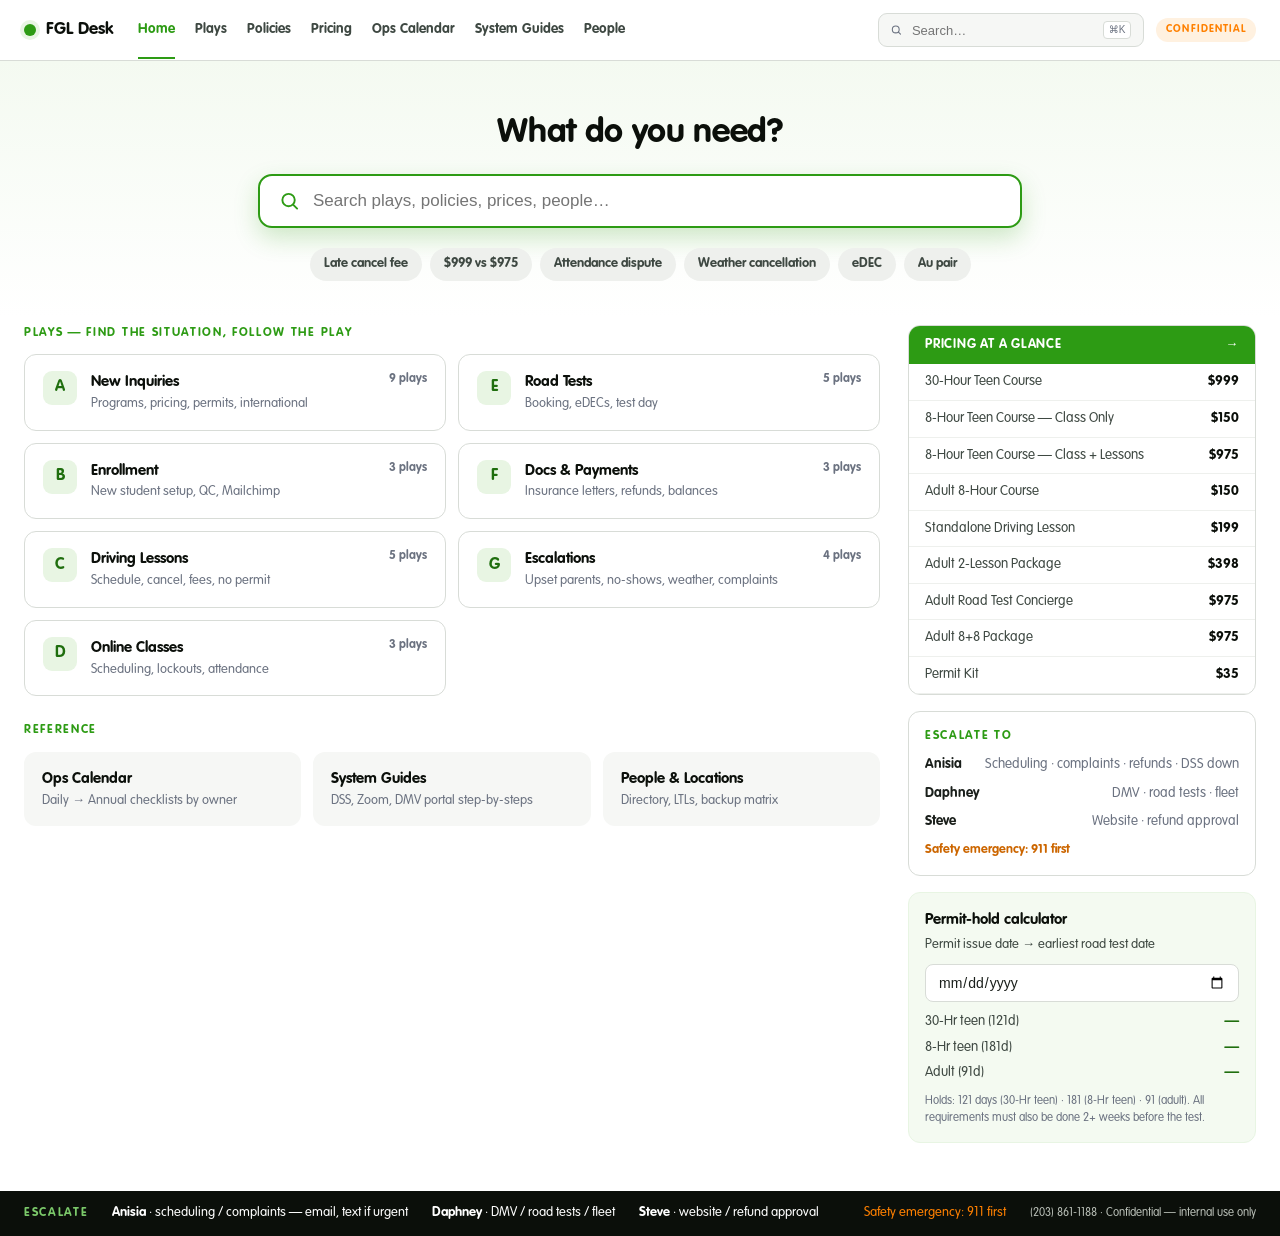
<file: parent-playbook/front-desk/index.html>
<!doctype html>
<html lang="en">
<head>
<meta charset="utf-8" />
<title>FGL Front Desk Hub</title>
<meta name="viewport" content="width=device-width, initial-scale=1" />
<meta name="theme-color" content="#2D9B14" />
<meta name="robots" content="noindex,nofollow" />
<link rel="icon" href="data:image/svg+xml,%3Csvg xmlns='http://www.w3.org/2000/svg' viewBox='0 0 32 32'%3E%3Ccircle cx='16' cy='16' r='9' fill='%232D9B14'/%3E%3C/svg%3E" />
<link rel="stylesheet" href="tokens.css" />
<style>
  body { background: #fff; margin: 0; }
  #app { min-height: 100vh; display: flex; flex-direction: column; }
  a { color: var(--fgl-green); text-decoration: none; }
  a:hover { color: var(--fgl-green-deep); }
  input { font-family: var(--font-sys); }
  input:focus { outline: 2px solid var(--fgl-green); outline-offset: 1px; }

  /* Hover treatments (ported from the prototype's style-hover) */
  .hcard:hover  { border-color: var(--fgl-green) !important; box-shadow: var(--shadow-md); }
  .href:hover   { background: var(--fgl-green-soft) !important; }
  .chip:hover   { background: var(--fgl-green-soft) !important; color: var(--fgl-green-deep) !important; }
  .result:hover { background: var(--fgl-green-tint) !important; }
  .acc-head:hover { background: var(--fgl-green-tint) !important; }

  @media (max-width: 900px) {
    .home-grid { grid-template-columns: 1fr !important; }
    .cols2 { column-count: 1 !important; }
    .facts4 { grid-template-columns: repeat(2, 1fr) !important; }
    .refs3, .staff3 { grid-template-columns: repeat(2, 1fr) !important; }
    .split2 { grid-template-columns: 1fr !important; }
    .nav-scroll { overflow-x: auto; }
  }
</style>
</head>
<body>
<div id="app"></div>
<div id="overlay-slot"></div>

<script type="module">
import * as D from "./content.js";

/* ---------------- state ---------------- */
const state = { q: "", route: location.hash || "#/", permitDate: "", open: {} };

/* ---------------- helpers ---------------- */
function esc(s) {
  return String(s == null ? "" : s).replace(/[&<>"]/g, (c) =>
    ({ "&": "&amp;", "<": "&lt;", ">": "&gt;", '"': "&quot;" }[c])
  );
}
function fmt(dt) {
  return dt.toLocaleDateString("en-US", { month: "short", day: "numeric", year: "numeric" });
}

/* ---------------- search index ---------------- */
let IDX = null;
function buildIndex() {
  const idx = [];
  const add = (title, sub, kind, hash, body) =>
    idx.push({ title, sub, kind, hash, body: (title + " " + (sub || "") + " " + (body || "")).toLowerCase() });
  D.plays.forEach((p) => {
    const sec = D.sections.find((s) => s.letter === p.section);
    let body = p.id + " " + (p.warn || "") + " " + (p.footer || "");
    p.blocks.forEach((b) => {
      body += " " + (b.title || "") + " " + (b.say || "");
      (b.rows || []).forEach((r) => { body += " " + r.text + " " + (r.sub || ""); });
    });
    add(p.title, sec.name, "Play " + p.id, "#/plays/" + p.id, body);
  });
  D.policyGroups.forEach((g) => g.rows.forEach((r) => add(r.text, r.sub, "Policy", "#/policies", g.title + " " + r.tag)));
  D.pricing.forEach((r) => add(r.name + " — " + r.price, r.sub, "Pricing", "#/pricing", ""));
  D.systems.forEach((s) => add(s.name, s.sub, "System", "#/guides", s.tag));
  D.people.forEach((p) => add(p.name + " — " + p.role, p.focus, "People", "#/people", ""));
  D.locations.forEach((l) => add(l.name + " · LTL " + l.ltl, l.sub, "Location", "#/people", ""));
  D.escalation.forEach((e) => add(e.sit + " → " + e.who, e.how, "Escalate", "#/people", ""));
  D.backup.forEach((b) => add(b.task, "Owner: " + b.owner + " · Backup: " + b.backup, "Backup", "#/people", ""));
  D.contacts.forEach((c) => add(c.name, c.detail, "Contact", "#/people", ""));
  D.ops.forEach((g) => g.items.forEach((it) => {
    let body = g.freq + " " + (it.note || "");
    it.rows.forEach((r) => { body += " " + r.text + " " + (r.sub || ""); });
    add(it.title, g.freq + " · " + it.owner, "Ops", "#/ops/" + it.id, body);
  }));
  D.guides.forEach((gd) => {
    let body = (gd.note || "") + " " + (gd.footer || "");
    gd.rows.forEach((r) => { body += " " + r.text + " " + (r.sub || ""); });
    add(gd.title, gd.owner, "Guide", "#/guides/" + gd.id, body);
  });
  D.quickFacts.forEach((f) => add(f.big, f.label, "Quick fact", "#/policies", ""));
  IDX = idx;
}
function search(q) {
  if (!IDX) return [];
  const toks = q.toLowerCase().split(/\s+/).filter(Boolean);
  if (!toks.length) return [];
  const scored = [];
  IDX.forEach((e) => {
    let score = 0;
    for (const t of toks) {
      if (!e.body.includes(t)) return;
      score += e.title.toLowerCase().includes(t) ? 5 : 1;
      if (e.kind.toLowerCase().includes(t)) score += 3;
    }
    scored.push([score, e]);
  });
  scored.sort((a, b) => b[0] - a[0]);
  return scored.slice(0, 9).map(([, e]) => e);
}

/* ---------------- navigation ---------------- */
function go(hash) {
  if (location.hash === hash) {
    state.q = ""; state.open = {}; window.scrollTo(0, 0); render();
  } else {
    location.hash = hash;
  }
}
function onHash() {
  state.route = location.hash || "#/"; state.q = ""; state.open = {};
  window.scrollTo(0, 0); render();
}
function currentView() {
  const route = state.route || "#/";
  const seg = route.replace(/^#\//, "").split("/");
  return { view: seg[0] || "home", param: seg[1] || "" };
}

/* ---------------- header + footer ---------------- */
function headerHTML() {
  const { view } = currentView();
  const navDefs = [
    ["Home", "#/", "home"], ["Plays", "#/plays", "plays"], ["Policies", "#/policies", "policies"],
    ["Pricing", "#/pricing", "pricing"], ["Ops Calendar", "#/ops", "ops"],
    ["System Guides", "#/guides", "guides"], ["People", "#/people", "people"]
  ];
  const nav = navDefs.map(([label, hash, v]) => {
    const active = view === v || (v === "home" && view === "");
    const color = active ? "var(--fgl-green)" : "var(--ink-700)";
    const line = active ? "var(--fgl-green)" : "transparent";
    return `<span data-go="${hash}" style="cursor:pointer;font-family:var(--font-head);font-weight:700;font-size:13.5px;white-space:nowrap;color:${color};padding:19px 0 17px;border-bottom:2px solid ${line};">${esc(label)}</span>`;
  }).join("");

  return `
  <div style="position:sticky;top:0;z-index:40;background:#fff;border-bottom:1px solid var(--ink-200);">
    <div style="max-width:1280px;margin:0 auto;display:flex;align-items:center;gap:24px;padding:0 24px;height:60px;">
      <div data-go="#/" style="display:flex;align-items:center;gap:10px;cursor:pointer;">
        <div style="width:12px;height:12px;border-radius:50%;background:var(--fgl-green);box-shadow:0 0 0 4px var(--fgl-green-soft);"></div>
        <span style="font-family:var(--font-head);font-weight:700;font-size:17px;color:var(--ink-1000);white-space:nowrap;">FGL Desk</span>
      </div>
      <div class="nav-scroll" style="display:flex;gap:20px;">${nav}</div>
      <div style="margin-left:auto;display:flex;align-items:center;gap:12px;">
        <div style="display:flex;align-items:center;gap:8px;background:var(--ink-50);border:1px solid var(--ink-200);border-radius:9px;padding:7px 12px;width:240px;">
          <svg width="14" height="14" viewBox="0 0 20 20" fill="none"><circle cx="9" cy="9" r="6.5" stroke="#6B7280" stroke-width="2"></circle><path d="M14 14l4 4" stroke="#6B7280" stroke-width="2" stroke-linecap="round"></path></svg>
          <input id="hdr-search" type="text" placeholder="Search…" value="${esc(state.q)}" style="border:none;background:transparent;font-size:13px;width:100%;color:var(--ink-900);">
          <span style="font-family:var(--font-sys);font-size:10px;color:var(--ink-500);border:1px solid var(--ink-200);border-radius:4px;padding:1px 5px;background:#fff;">⌘K</span>
        </div>
        <span style="font-size:10.5px;font-family:var(--font-head);font-weight:700;letter-spacing:0.1em;text-transform:uppercase;color:var(--fgl-orange);background:var(--fgl-orange-soft);padding:4px 10px;border-radius:999px;white-space:nowrap;">Confidential</span>
      </div>
    </div>
  </div>`;
}

function footerHTML() {
  return `
  <div style="display:flex;align-items:center;gap:24px;padding:13px 24px;background:var(--ink-1000);color:#fff;font-size:13px;flex-wrap:wrap;">
    <span class="eyebrow" style="color:#7BC96A;">Escalate</span>
    <span><strong style="font-family:var(--font-head);">Anisia</strong> · scheduling / complaints — email, text if urgent</span>
    <span><strong style="font-family:var(--font-head);">Daphney</strong> · DMV / road tests / fleet</span>
    <span><strong style="font-family:var(--font-head);">Steve</strong> · website / refund approval</span>
    <span style="margin-left:auto;color:var(--fgl-orange);">Safety emergency: 911 first</span>
    <span style="color:var(--ink-300);font-size:11.5px;">(203) 861-1188 · Confidential — internal use only</span>
  </div>`;
}

/* ---------------- search overlay ---------------- */
function renderOverlay() {
  const slot = document.getElementById("overlay-slot");
  if (!slot) return;
  const q = state.q;
  if (!q.trim()) { slot.innerHTML = ""; return; }
  const results = search(q);
  const rows = results.map((r) => `
    <div class="result" data-go="${esc(r.hash)}" style="display:flex;align-items:flex-start;gap:12px;padding:12px 18px;border-bottom:1px solid var(--ink-100);cursor:pointer;">
      <span style="font-family:var(--font-head);font-weight:700;font-size:11px;color:var(--fgl-green-deep);background:var(--fgl-green-soft);border-radius:6px;padding:3px 8px;white-space:nowrap;margin-top:1px;">${esc(r.kind)}</span>
      <span style="flex:1;">
        <span style="display:block;font-family:var(--font-head);font-weight:700;font-size:14px;color:var(--ink-1000);">${esc(r.title)}</span>
        <span style="display:block;font-size:12.5px;color:var(--ink-500);margin-top:1px;">${esc(r.sub)}</span>
      </span>
    </div>`).join("");
  const empty = results.length === 0
    ? `<div style="padding:20px 18px;font-size:14px;color:var(--ink-500);">No matches. Try a fee amount, a play code (C2), a person, or a system name.</div>`
    : "";
  slot.innerHTML = `
    <div data-clearq="1" style="position:fixed;inset:0;z-index:50;background:rgba(11,15,10,0.18);">
      <div style="position:absolute;top:76px;left:50%;transform:translateX(-50%);width:680px;max-width:92vw;max-height:70vh;overflow:auto;background:#fff;border:1px solid var(--ink-200);border-radius:14px;box-shadow:var(--shadow-lg);">
        ${rows}${empty}
        <div style="padding:8px 18px;background:var(--ink-50);font-size:11.5px;color:var(--ink-500);font-family:var(--font-sys);">Enter opens the top result · Esc closes</div>
      </div>
    </div>`;
}

/* ---------------- views ---------------- */
function homeHTML() {
  const counts = {};
  D.plays.forEach((p) => { counts[p.section] = (counts[p.section] || 0) + 1; });
  const sectionCards = D.sections.map((s) => `
    <div class="hcard" data-go="#/plays/${s.letter}" style="break-inside:avoid;margin-bottom:12px;box-sizing:border-box;border:1px solid var(--ink-200);border-radius:12px;padding:16px 18px;display:flex;gap:14px;align-items:flex-start;cursor:pointer;background:#fff;">
      <div style="width:34px;height:34px;border-radius:9px;background:var(--fgl-green-soft);color:var(--fgl-green-deep);font-family:var(--font-head);font-weight:700;font-size:16px;display:flex;align-items:center;justify-content:center;flex-shrink:0;">${esc(s.letter)}</div>
      <div style="flex:1;">
        <div style="font-family:var(--font-head);font-weight:700;font-size:15px;color:var(--ink-1000);">${esc(s.name)}</div>
        <div style="font-size:13px;color:var(--ink-500);margin-top:2px;">${esc(s.desc)}</div>
      </div>
      <span style="font-size:12px;color:var(--ink-500);font-family:var(--font-head);font-weight:700;white-space:nowrap;">${counts[s.letter]} plays</span>
    </div>`).join("");

  const refs = [
    { name: "Ops Calendar", desc: "Daily → Annual checklists by owner", hash: "#/ops" },
    { name: "System Guides", desc: "DSS, Zoom, DMV portal step-by-steps", hash: "#/guides" },
    { name: "People & Locations", desc: "Directory, LTLs, backup matrix", hash: "#/people" }
  ].map((r) => `
    <div class="href" data-go="${r.hash}" style="background:var(--ink-50);border-radius:12px;padding:16px 18px;cursor:pointer;">
      <div style="font-family:var(--font-head);font-weight:700;font-size:15px;color:var(--ink-1000);">${esc(r.name)}</div>
      <div style="font-size:13px;color:var(--ink-500);margin-top:2px;">${esc(r.desc)}</div>
    </div>`).join("");

  const chips = ["Late cancel fee", "$999 vs $975", "Attendance dispute", "Weather cancellation", "eDEC", "Au pair"]
    .map((label) => `<span class="chip" data-chip="${esc(label)}" style="font-size:13px;font-family:var(--font-head);font-weight:700;color:var(--ink-700);background:var(--ink-100);padding:7px 14px;border-radius:999px;cursor:pointer;">${esc(label)}</span>`).join("");

  const railPrices = D.pricing.map((p) => `
    <div style="display:flex;justify-content:space-between;gap:10px;padding:8px 16px;border-bottom:1px solid var(--ink-100);font-size:13.5px;">
      <span style="color:var(--ink-700);">${esc(p.name)}</span>
      <span style="font-family:var(--font-head);font-weight:700;color:var(--ink-1000);white-space:nowrap;">${esc(p.price)}</span>
    </div>`).join("");

  const defs = [["30-Hr teen (121d)", 121], ["8-Hr teen (181d)", 181], ["Adult (91d)", 91]];
  let calcRows;
  const pd = state.permitDate;
  if (pd) {
    const [y, m, day] = pd.split("-").map(Number);
    calcRows = defs.map(([name, days]) => ({ name, date: fmt(new Date(y, m - 1, day + days)) }));
  } else {
    calcRows = defs.map(([name]) => ({ name, date: "—" }));
  }
  const calcRowsHTML = calcRows.map((cr) => `
    <div style="display:flex;justify-content:space-between;font-size:13.5px;">
      <span style="color:var(--ink-700);">${esc(cr.name)}</span>
      <span style="font-family:var(--font-head);font-weight:700;color:var(--fgl-green-deep);">${esc(cr.date)}</span>
    </div>`).join("");

  return `
  <div style="flex:1;">
    <div style="padding:52px 24px 36px;display:flex;flex-direction:column;align-items:center;gap:20px;background:linear-gradient(180deg, var(--fgl-green-tint), #fff);">
      <h1 style="font-size:34px;">What do you need?</h1>
      <div style="width:720px;max-width:90vw;display:flex;align-items:center;gap:12px;background:#fff;border:2px solid var(--fgl-green);border-radius:14px;padding:14px 20px;box-shadow:var(--shadow-green);">
        <svg width="20" height="20" viewBox="0 0 20 20" fill="none"><circle cx="9" cy="9" r="6.5" stroke="#2D9B14" stroke-width="2"></circle><path d="M14 14l4 4" stroke="#2D9B14" stroke-width="2" stroke-linecap="round"></path></svg>
        <input id="hero-search" type="text" placeholder="Search plays, policies, prices, people…" value="${esc(state.q)}" style="border:none;background:transparent;font-size:17px;width:100%;color:var(--ink-900);">
      </div>
      <div style="display:flex;gap:8px;flex-wrap:wrap;justify-content:center;">${chips}</div>
    </div>
    <div class="home-grid" style="max-width:1280px;margin:0 auto;display:grid;grid-template-columns:1fr 348px;gap:28px;padding:8px 24px 48px;">
      <div>
        <div class="eyebrow" style="margin-bottom:12px;">Plays — find the situation, follow the play</div>
        <div class="cols2" style="column-count:2;column-gap:12px;">${sectionCards}</div>
        <div class="eyebrow" style="margin:26px 0 12px;">Reference</div>
        <div class="refs3" style="display:grid;grid-template-columns:repeat(3, 1fr);gap:12px;">${refs}</div>
      </div>
      <div style="display:flex;flex-direction:column;gap:16px;">
        <div style="border:1px solid var(--ink-200);border-radius:12px;overflow:hidden;">
          <div data-go="#/pricing" style="background:var(--fgl-green);color:#fff;font-family:var(--font-head);font-weight:700;font-size:13px;padding:10px 16px;letter-spacing:0.06em;text-transform:uppercase;display:flex;justify-content:space-between;cursor:pointer;"><span>Pricing at a glance</span><span>→</span></div>
          ${railPrices}
        </div>
        <div style="border:1px solid var(--ink-200);border-radius:12px;padding:16px;">
          <div class="eyebrow" style="margin-bottom:10px;">Escalate to</div>
          <div style="display:flex;flex-direction:column;gap:9px;font-size:13.5px;">
            <div style="display:flex;justify-content:space-between;gap:12px;"><span style="font-family:var(--font-head);font-weight:700;">Anisia</span><span style="color:var(--ink-500);text-align:right;">Scheduling · complaints · refunds · DSS down</span></div>
            <div style="display:flex;justify-content:space-between;gap:12px;"><span style="font-family:var(--font-head);font-weight:700;">Daphney</span><span style="color:var(--ink-500);text-align:right;">DMV · road tests · fleet</span></div>
            <div style="display:flex;justify-content:space-between;gap:12px;"><span style="font-family:var(--font-head);font-weight:700;">Steve</span><span style="color:var(--ink-500);text-align:right;">Website · refund approval</span></div>
            <div style="font-size:12.5px;color:var(--fgl-orange-deep);font-family:var(--font-head);font-weight:700;">Safety emergency: 911 first</div>
          </div>
        </div>
        <div style="background:var(--fgl-green-tint);border:1px solid var(--fgl-green-soft);border-radius:12px;padding:16px;">
          <div style="font-family:var(--font-head);font-weight:700;font-size:15px;color:var(--ink-1000);">Permit-hold calculator</div>
          <div style="font-size:13px;color:var(--ink-700);margin:5px 0 10px;">Permit issue date → earliest road test date</div>
          <input type="date" value="${esc(state.permitDate)}" style="width:100%;box-sizing:border-box;background:#fff;border:1px solid var(--ink-200);border-radius:8px;padding:9px 12px;font-size:14px;color:var(--ink-900);">
          <div style="display:flex;flex-direction:column;gap:6px;margin-top:10px;">${calcRowsHTML}</div>
          <div style="font-size:11.5px;color:var(--ink-500);margin-top:10px;">Holds: 121 days (30-Hr teen) · 181 (8-Hr teen) · 91 (adult). All requirements must also be done 2+ weeks before the test.</div>
        </div>
      </div>
    </div>
  </div>`;
}

function playsIndexHTML(filter) {
  const pills = [{ letter: "", label: "All" }]
    .concat(D.sections.map((s) => ({ letter: s.letter, label: s.letter + " · " + s.name })))
    .map((f) => {
      const active = filter === f.letter;
      const bg = active ? "var(--fgl-green)" : "var(--ink-100)";
      const color = active ? "#fff" : "var(--ink-700)";
      const hash = f.letter ? "#/plays/" + f.letter : "#/plays";
      return `<span data-go="${hash}" style="font-size:13px;font-family:var(--font-head);font-weight:700;padding:7px 14px;border-radius:999px;cursor:pointer;background:${bg};color:${color};">${esc(f.label)}</span>`;
    }).join("");

  const groups = D.sections.filter((s) => !filter || s.letter === filter).map((s) => {
    const plays = D.plays.filter((p) => p.section === s.letter).map((p) => `
      <div class="hcard" data-go="#/plays/${esc(p.id)}" style="break-inside:avoid;margin-bottom:10px;box-sizing:border-box;border:1px solid var(--ink-200);border-radius:10px;padding:12px 16px;display:flex;gap:12px;align-items:flex-start;cursor:pointer;background:#fff;">
        <span style="font-family:var(--font-head);font-weight:700;font-size:13px;color:var(--fgl-green-deep);background:var(--fgl-green-soft);border-radius:7px;padding:3px 8px;flex-shrink:0;">${esc(p.id)}</span>
        <span style="font-size:14px;color:var(--ink-900);line-height:1.35;">${esc(p.title)}</span>
      </div>`).join("");
    return `
    <div style="margin-bottom:26px;">
      <div style="display:flex;align-items:baseline;gap:10px;margin-bottom:10px;">
        <span style="font-family:var(--font-head);font-weight:700;font-size:18px;color:var(--ink-1000);">Section ${esc(s.letter)} — ${esc(s.name)}</span>
        <span style="font-size:13px;color:var(--ink-500);">${esc(s.desc)}</span>
      </div>
      <div class="cols2" style="column-count:2;column-gap:10px;">${plays}</div>
    </div>`;
  }).join("");

  return `
  <div style="flex:1;max-width:1080px;width:100%;margin:0 auto;padding:32px 24px 56px;box-sizing:border-box;">
    <div class="eyebrow">The FGL Playbook</div>
    <h1 style="font-size:30px;margin-top:4px;">Find the situation. Follow the play.</h1>
    <div style="display:flex;gap:8px;flex-wrap:wrap;margin:18px 0 24px;">${pills}</div>
    ${groups}
  </div>`;
}

function playDetailHTML(play) {
  const sec = D.sections.find((s) => s.letter === play.section);
  const warn = play.warn ? `
    <div style="background:var(--fgl-orange-soft);border:1px solid #F5D9B8;border-radius:12px;padding:14px 18px;margin-bottom:18px;">
      <span style="font-family:var(--font-head);font-weight:700;font-size:12px;letter-spacing:0.08em;text-transform:uppercase;color:var(--fgl-orange-deep);display:block;margin-bottom:4px;">Watch out</span>
      <span style="font-size:14.5px;color:var(--ink-900);">${esc(play.warn)}</span>
    </div>` : "";

  const blocks = play.blocks.map((b) => {
    const say = b.say ? `<div style="padding:16px 18px;background:var(--fgl-green-tint);font-size:15px;color:var(--ink-900);line-height:1.6;">“${esc(b.say)}”</div>` : "";
    const rows = (b.rows || []).map((r) => `
      <div style="display:flex;gap:12px;padding:10px 16px;border-top:1px solid var(--ink-100);font-size:14px;align-items:flex-start;">
        <span style="width:22px;height:22px;border-radius:7px;background:var(--fgl-green-soft);color:var(--fgl-green-deep);font-family:var(--font-head);font-weight:700;font-size:12px;display:flex;align-items:center;justify-content:center;flex-shrink:0;margin-top:1px;">${esc(r.n)}</span>
        <span style="flex:1;"><span style="color:var(--ink-900);">${esc(r.text)}</span>${r.sub ? `<span style="display:block;font-size:12.5px;color:var(--ink-500);margin-top:1px;">${esc(r.sub)}</span>` : ""}</span>
        ${r.tag ? `<span style="font-family:var(--font-head);font-weight:700;font-size:12px;color:var(--ink-500);white-space:nowrap;margin-top:3px;">${esc(r.tag)}</span>` : ""}
      </div>`).join("");
    return `
    <div style="border:1px solid var(--ink-200);border-radius:12px;overflow:hidden;background:#fff;">
      <div style="padding:11px 16px;background:var(--ink-50);border-bottom:1px solid var(--ink-200);font-family:var(--font-head);font-weight:700;font-size:13.5px;color:var(--ink-1000);">${esc(b.title)}</div>
      ${say}${rows}
    </div>`;
  }).join("");

  const footer = play.footer ? `<div style="background:var(--ink-50);border-radius:12px;padding:14px 18px;margin-top:16px;font-size:14px;color:var(--ink-700);line-height:1.5;">${esc(play.footer)}</div>` : "";

  const related = (play.related || []).map((id) => {
    const rp = D.plays.find((p) => p.id === id);
    return rp ? `<span data-go="#/plays/${esc(id)}" style="font-size:13px;font-family:var(--font-head);font-weight:700;color:var(--fgl-green-deep);background:var(--fgl-green-soft);padding:6px 12px;border-radius:999px;cursor:pointer;">${esc(id)} · ${esc(rp.title)}</span>` : "";
  }).join("");
  const relatedBlock = related ? `
    <div style="margin-top:20px;">
      <span class="eyebrow">Related plays</span>
      <div style="display:flex;gap:8px;flex-wrap:wrap;margin-top:8px;">${related}</div>
    </div>` : "";

  return `
  <div style="flex:1;max-width:840px;width:100%;margin:0 auto;padding:28px 24px 56px;box-sizing:border-box;">
    <div style="display:flex;gap:8px;font-size:13px;font-family:var(--font-head);font-weight:700;color:var(--fgl-green);margin-bottom:18px;">
      <span data-go="#/plays" style="cursor:pointer;">← All plays</span>
      <span style="color:var(--ink-300);">/</span>
      <span data-go="#/plays/${esc(play.section)}" style="cursor:pointer;">Section ${esc(play.section)} — ${esc(sec.name)}</span>
    </div>
    <div class="eyebrow">Play ${esc(play.id)} · ${esc(sec.name)}</div>
    <h1 style="font-size:28px;margin:6px 0 18px;">${esc(play.title)}</h1>
    ${warn}
    <div style="display:flex;flex-direction:column;gap:16px;">${blocks}</div>
    ${footer}${relatedBlock}
  </div>`;
}

function policiesHTML() {
  const facts = D.quickFacts.map((f) => `
    <div style="background:var(--ink-50);border-radius:10px;padding:12px 14px;text-align:center;">
      <div style="font-family:var(--font-head);font-weight:700;font-size:19px;color:var(--fgl-green-deep);">${esc(f.big)}</div>
      <div style="font-size:12px;color:var(--ink-500);margin-top:2px;">${esc(f.label)}</div>
    </div>`).join("");

  const groups = D.policyGroups.map((g) => {
    const note = g.note ? `<div style="padding:10px 16px;background:var(--fgl-orange-soft);font-size:13px;color:var(--ink-900);line-height:1.45;">${esc(g.note)}</div>` : "";
    const rows = g.rows.map((r) => `
      <div style="display:flex;gap:12px;padding:9px 16px;border-top:1px solid var(--ink-100);font-size:13.5px;align-items:flex-start;">
        <span style="flex:1;"><span style="font-family:var(--font-head);font-weight:700;color:var(--ink-1000);">${esc(r.text)}</span>${r.sub ? `<span style="display:block;font-size:12.5px;color:var(--ink-500);margin-top:1px;">${esc(r.sub)}</span>` : ""}</span>
        ${r.tag ? `<span style="font-family:var(--font-head);font-weight:700;font-size:12.5px;color:var(--fgl-green-deep);white-space:nowrap;margin-top:1px;">${esc(r.tag)}</span>` : ""}
      </div>`).join("");
    return `
    <div style="break-inside:avoid;border:1px solid var(--ink-200);border-radius:12px;overflow:hidden;margin-bottom:16px;background:#fff;">
      <div style="padding:11px 16px;background:var(--ink-50);border-bottom:1px solid var(--ink-200);font-family:var(--font-head);font-weight:700;font-size:14px;color:var(--ink-1000);">${esc(g.title)}</div>
      ${note}${rows}
    </div>`;
  }).join("");

  return `
  <div style="flex:1;max-width:1180px;width:100%;margin:0 auto;padding:32px 24px 56px;box-sizing:border-box;">
    <div class="eyebrow">Key policies</div>
    <h1 style="font-size:30px;margin-top:4px;">Know these cold</h1>
    <div class="facts4" style="display:grid;grid-template-columns:repeat(4, 1fr);gap:10px;margin:20px 0 26px;">${facts}</div>
    <div class="cols2" style="column-count:2;column-gap:16px;">${groups}</div>
  </div>`;
}

function pricingHTML() {
  const rows = D.pricing.map((pr) => `
    <div style="display:flex;gap:14px;padding:12px 18px;border-bottom:1px solid var(--ink-100);align-items:flex-start;">
      <span style="flex:1;"><span style="font-family:var(--font-head);font-weight:700;font-size:15px;color:var(--ink-1000);">${esc(pr.name)}</span><span style="display:block;font-size:13px;color:var(--ink-500);margin-top:1px;">${esc(pr.sub)}</span></span>
      <span style="font-family:var(--font-head);font-weight:700;font-size:17px;color:var(--fgl-green-deep);white-space:nowrap;">${esc(pr.price)}</span>
    </div>`).join("");
  return `
  <div style="flex:1;max-width:900px;width:100%;margin:0 auto;padding:32px 24px 56px;box-sizing:border-box;">
    <div class="eyebrow">Pricing</div>
    <h1 style="font-size:30px;margin-top:4px;">Every product, every price</h1>
    <div style="border:1px solid var(--ink-200);border-radius:12px;overflow:hidden;margin:20px 0 16px;background:#fff;">${rows}</div>
    <div style="background:var(--ink-50);border-radius:12px;padding:14px 18px;font-size:14px;color:var(--ink-700);line-height:1.5;">FGL does not have a formal discount program. If a parent asks: <strong style="font-family:var(--font-head);color:var(--ink-1000);">“We don't have a formal discount program.”</strong> Payment plans are available by request — approved by Anisia or Steve.</div>
    <div class="href" data-go="#/plays/A8" style="border:1px solid var(--fgl-green-soft);background:var(--fgl-green-tint);border-radius:12px;padding:16px 18px;margin-top:16px;cursor:pointer;">
      <div style="font-family:var(--font-head);font-weight:700;font-size:15px;color:var(--ink-1000);">$999 vs $975 — the confirmed script →</div>
      <div style="font-size:13.5px;color:var(--ink-700);margin-top:3px;">The most common pricing question. Play A8 has the full word-for-word answer.</div>
    </div>
  </div>`;
}

function accordionItemHTML(it, key, isOpen, noteBg) {
  const note = isOpen && it.note ? `<div style="padding:10px 16px 10px 40px;background:${noteBg};font-size:13px;color:var(--ink-900);">${esc(it.note)}</div>` : "";
  const rows = isOpen ? it.rows.map((r) => `
    <div style="display:flex;gap:12px;padding:9px 16px 9px 40px;border-top:1px solid var(--ink-100);font-size:14px;align-items:flex-start;">
      <span style="width:22px;height:22px;border-radius:7px;background:var(--fgl-green-soft);color:var(--fgl-green-deep);font-family:var(--font-head);font-weight:700;font-size:12px;display:flex;align-items:center;justify-content:center;flex-shrink:0;margin-top:1px;">${esc(r.n)}</span>
      <span style="flex:1;"><span style="color:var(--ink-900);">${esc(r.text)}</span>${r.sub ? `<span style="display:block;font-size:12.5px;color:var(--ink-500);margin-top:1px;">${esc(r.sub)}</span>` : ""}</span>
      ${r.tag ? `<span style="font-family:var(--font-head);font-weight:700;font-size:12px;color:var(--ink-500);white-space:nowrap;margin-top:3px;">${esc(r.tag)}</span>` : ""}
    </div>`).join("") : "";
  const footer = isOpen && it.footer ? `<div style="padding:10px 16px 12px 40px;background:var(--ink-50);font-size:13px;color:var(--ink-700);">${esc(it.footer)}</div>` : "";
  return `
    <div style="border:1px solid var(--ink-200);border-radius:12px;overflow:hidden;background:#fff;">
      <div class="acc-head" data-toggle="${esc(key)}" style="display:flex;align-items:center;gap:12px;padding:12px 16px;cursor:pointer;">
        <span style="color:var(--fgl-green);font-size:12px;width:12px;">${isOpen ? "▼" : "▶"}</span>
        <span style="font-family:var(--font-head);font-weight:700;font-size:15px;color:var(--ink-1000);flex:1;">${esc(it.title)}</span>
        <span style="font-size:12.5px;color:var(--ink-500);font-family:var(--font-head);font-weight:700;">${esc(it.owner)}</span>
      </div>
      ${note}${rows}${footer}
    </div>`;
}

function isItemOpen(key, id, param) {
  return key in state.open ? state.open[key] : param === id;
}

function opsHTML(param) {
  const groups = D.ops.map((g) => {
    const items = g.items.map((it) => {
      const key = "o:" + it.id;
      return accordionItemHTML(it, key, isItemOpen(key, it.id, param), "var(--fgl-orange-soft)");
    }).join("");
    return `
    <div style="margin-top:26px;">
      <div style="display:flex;align-items:center;gap:10px;margin-bottom:10px;">
        <span style="font-family:var(--font-head);font-weight:700;font-size:12px;letter-spacing:0.1em;text-transform:uppercase;color:#fff;background:var(--fgl-green);padding:4px 12px;border-radius:999px;">${esc(g.freq)}</span>
      </div>
      <div style="display:flex;flex-direction:column;gap:8px;">${items}</div>
    </div>`;
  }).join("");
  return `
  <div style="flex:1;max-width:900px;width:100%;margin:0 auto;padding:32px 24px 56px;box-sizing:border-box;">
    <div class="eyebrow">Operations calendar</div>
    <h1 style="font-size:30px;margin-top:4px;">What to do, and when</h1>
    <p style="font-size:14.5px;color:var(--ink-500);margin-top:8px;">Every task is a checklist. Click one to expand it. Step-by-step DSS procedures live in <span data-go="#/guides" style="color:var(--fgl-green);font-family:var(--font-head);font-weight:700;cursor:pointer;">System Guides</span>.</p>
    ${groups}
  </div>`;
}

function guidesHTML(param) {
  const systems = D.systems.map((s) => `
    <div style="display:flex;gap:14px;padding:10px 18px;border-bottom:1px solid var(--ink-100);font-size:13.5px;align-items:flex-start;">
      <span style="flex:1;"><span style="font-family:var(--font-head);font-weight:700;color:var(--ink-1000);">${esc(s.name)}</span><span style="display:block;font-size:12.5px;color:var(--ink-500);margin-top:1px;">${esc(s.sub)}</span></span>
      <span style="font-family:var(--font-head);font-weight:700;font-size:12px;color:var(--fgl-green-deep);white-space:nowrap;margin-top:1px;">${esc(s.tag)}</span>
    </div>`).join("");
  const items = D.guides.map((it) => {
    const key = "g:" + it.id;
    return accordionItemHTML(it, key, isItemOpen(key, it.id, param), "var(--fgl-green-tint)");
  }).join("");
  return `
  <div style="flex:1;max-width:900px;width:100%;margin:0 auto;padding:32px 24px 56px;box-sizing:border-box;">
    <div class="eyebrow">System guides</div>
    <h1 style="font-size:30px;margin-top:4px;">Step-by-step procedures</h1>
    <p style="font-size:14.5px;color:var(--ink-500);margin-top:8px;">DSS, Zoom, the DMV portal, Google Drive. Use these for an unfamiliar task or when training someone new.</p>
    <div style="border:1px solid var(--ink-200);border-radius:12px;overflow:hidden;margin:20px 0 26px;background:#fff;">${systems}</div>
    <div class="eyebrow" style="margin-bottom:10px;">Procedures</div>
    <div style="display:flex;flex-direction:column;gap:8px;">${items}</div>
  </div>`;
}

function peopleHTML() {
  const staff = D.people.map((p) => `
    <div style="border:1px solid var(--ink-200);border-radius:12px;padding:14px 16px;background:#fff;">
      <div style="font-family:var(--font-head);font-weight:700;font-size:15px;color:var(--ink-1000);">${esc(p.name)}</div>
      <div style="font-size:12px;font-family:var(--font-head);font-weight:700;color:var(--fgl-green-deep);margin:1px 0 5px;">${esc(p.role)}</div>
      <div style="font-size:13px;color:var(--ink-500);line-height:1.4;">${esc(p.focus)}</div>
    </div>`).join("");
  const locs = D.locations.map((l) => `
    <div style="border:1px solid var(--ink-200);border-radius:12px;padding:14px 16px;background:#fff;">
      <div style="display:flex;justify-content:space-between;gap:10px;">
        <span style="font-family:var(--font-head);font-weight:700;font-size:15px;color:var(--ink-1000);">${esc(l.name)}</span>
        <span style="font-size:12.5px;font-family:var(--font-head);font-weight:700;color:var(--fgl-green-deep);text-align:right;">LTL: ${esc(l.ltl)}</span>
      </div>
      <div style="font-size:13px;color:var(--ink-500);margin-top:4px;line-height:1.4;">${esc(l.sub)}</div>
    </div>`).join("");
  const esc_rows = D.escalation.map((e) => `
    <div style="display:flex;gap:12px;padding:9px 16px;border-bottom:1px solid var(--ink-100);font-size:13.5px;align-items:baseline;">
      <span style="flex:1;color:var(--ink-900);">${esc(e.sit)}</span>
      <span style="font-family:var(--font-head);font-weight:700;color:var(--ink-1000);white-space:nowrap;">${esc(e.who)}</span>
      <span style="font-size:12px;color:var(--fgl-green-deep);font-family:var(--font-head);font-weight:700;white-space:nowrap;width:74px;text-align:right;">${esc(e.how)}</span>
    </div>`).join("");
  const contactRows = D.contacts.map((c) => `
    <div style="display:flex;gap:12px;padding:9px 16px;border-bottom:1px solid var(--ink-100);font-size:13.5px;align-items:baseline;">
      <span style="font-family:var(--font-head);font-weight:700;color:var(--ink-1000);white-space:nowrap;">${esc(c.name)}</span>
      <span style="flex:1;text-align:right;color:var(--ink-700);font-size:13px;">${esc(c.detail)}</span>
    </div>`).join("");
  const backupRows = D.backup.map((b) => `
    <div style="display:flex;gap:12px;padding:8px 16px;border-bottom:1px solid var(--ink-100);font-size:13.5px;">
      <span style="flex:1.6;color:var(--ink-900);">${esc(b.task)}</span>
      <span style="flex:1;font-family:var(--font-head);font-weight:700;color:var(--ink-1000);">${esc(b.owner)}</span>
      <span style="flex:1;color:var(--ink-700);">${esc(b.backup)}</span>
    </div>`).join("");

  return `
  <div style="flex:1;max-width:1080px;width:100%;margin:0 auto;padding:32px 24px 56px;box-sizing:border-box;">
    <div class="eyebrow">People &amp; locations</div>
    <h1 style="font-size:30px;margin-top:4px;">Who does what, and where</h1>
    <div class="eyebrow" style="margin:24px 0 10px;">Leadership &amp; office staff</div>
    <div class="staff3" style="display:grid;grid-template-columns:repeat(3, 1fr);gap:10px;">${staff}</div>
    <div class="eyebrow" style="margin:26px 0 10px;">Locations &amp; Local Team Leaders</div>
    <div class="split2" style="display:grid;grid-template-columns:repeat(2, 1fr);gap:10px;">${locs}</div>
    <div style="background:var(--ink-50);border-radius:10px;padding:10px 16px;margin-top:10px;font-size:13px;color:var(--ink-700);">No walk-in offices at any location. All scheduling through the Online Student Center or by phone at (203) 861-1188.</div>
    <div class="split2" style="display:grid;grid-template-columns:1fr 1fr;gap:16px;margin-top:26px;align-items:start;">
      <div>
        <div class="eyebrow" style="margin-bottom:10px;">Escalation — who to reach, how</div>
        <div style="border:1px solid var(--ink-200);border-radius:12px;overflow:hidden;background:#fff;">${esc_rows}</div>
        <div style="background:var(--fgl-orange-soft);border-radius:10px;padding:10px 16px;margin-top:10px;font-size:13px;color:var(--ink-900);">Email is preferred — it creates a record. Text for true emergencies; call if no response within 5 minutes. Steve is not on Zoom Chat.</div>
      </div>
      <div>
        <div class="eyebrow" style="margin-bottom:10px;">Contacts</div>
        <div style="border:1px solid var(--ink-200);border-radius:12px;overflow:hidden;background:#fff;">${contactRows}</div>
      </div>
    </div>
    <div class="eyebrow" style="margin:26px 0 10px;">Cross-training &amp; backup matrix</div>
    <div style="border:1px solid var(--ink-200);border-radius:12px;overflow:hidden;background:#fff;">
      <div style="display:flex;gap:12px;padding:9px 16px;background:var(--ink-50);border-bottom:1px solid var(--ink-200);font-family:var(--font-head);font-weight:700;font-size:12px;letter-spacing:0.06em;text-transform:uppercase;color:var(--ink-500);">
        <span style="flex:1.6;">Critical task</span><span style="flex:1;">Primary owner</span><span style="flex:1;">Trained backup</span>
      </div>
      ${backupRows}
    </div>
  </div>`;
}

/* ---------------- master render ---------------- */
function viewHTML() {
  const { view, param } = currentView();
  if (view === "home" || view === "") return homeHTML();
  if (view === "plays") {
    const detail = D.plays.find((p) => p.id === param);
    if (detail) return playDetailHTML(detail);
    const filter = param.length === 1 ? param : "";
    return playsIndexHTML(filter);
  }
  if (view === "policies") return policiesHTML();
  if (view === "pricing") return pricingHTML();
  if (view === "ops") return opsHTML(param);
  if (view === "guides") return guidesHTML(param);
  if (view === "people") return peopleHTML();
  return homeHTML();
}

function render() {
  const app = document.getElementById("app");
  app.innerHTML = headerHTML() + viewHTML() + footerHTML();
  renderOverlay();
}

/* ---------------- interactions ---------------- */
function clearQ() {
  state.q = "";
  ["hero-search", "hdr-search"].forEach((id) => { const el = document.getElementById(id); if (el) el.value = ""; });
  renderOverlay();
}
function syncSearch() {
  const active = document.activeElement;
  ["hero-search", "hdr-search"].forEach((id) => {
    const el = document.getElementById(id);
    if (el && el !== active) el.value = state.q;
  });
  renderOverlay();
}
function focusSearch() {
  const el = document.getElementById("hero-search") || document.getElementById("hdr-search");
  if (el) el.focus();
}
function toggle(key) {
  const { param } = currentView();
  const id = key.split(":")[1];
  const cur = key in state.open ? state.open[key] : param === id;
  state.open[key] = !cur;
  render();
}

document.addEventListener("click", (e) => {
  const goEl = e.target.closest("[data-go]");
  if (goEl) { go(goEl.getAttribute("data-go")); return; }
  const chipEl = e.target.closest("[data-chip]");
  if (chipEl) { state.q = chipEl.getAttribute("data-chip"); syncSearch(); focusSearch(); return; }
  const togEl = e.target.closest("[data-toggle]");
  if (togEl) { toggle(togEl.getAttribute("data-toggle")); return; }
  const clearEl = e.target.closest("[data-clearq]");
  if (clearEl) { clearQ(); return; }
});

document.addEventListener("input", (e) => {
  if (e.target.id === "hero-search" || e.target.id === "hdr-search") {
    state.q = e.target.value;
    syncSearch();
  }
});

document.addEventListener("change", (e) => {
  if (e.target.matches('input[type="date"]')) {
    state.permitDate = e.target.value;
    render();
  }
});

document.addEventListener("keydown", (e) => {
  if ((e.target.id === "hero-search" || e.target.id === "hdr-search") && e.key === "Enter") {
    const r = search(state.q);
    if (r.length) go(r[0].hash);
  }
});

window.addEventListener("keydown", (e) => {
  if ((e.metaKey || e.ctrlKey) && e.key.toLowerCase() === "k") {
    e.preventDefault();
    focusSearch();
  }
  if (e.key === "Escape") clearQ();
});

window.addEventListener("hashchange", onHash);

/* ---------------- boot ---------------- */
buildIndex();
render();
</script>
</body>
</html>
</file>
<file: parent-playbook/front-desk/tokens.css>
/* =========================================================
   Fresh Green Light — Design Tokens
   Single source of truth for colors, type, spacing, radii.
   ========================================================= */

@font-face {
  font-family: "VAG Rounded";
  src: url("fonts/VAG Rounded Bold.otf") format("opentype"),
       url("fonts/Adobe_-_VAGRoundedStd-Bold.otf") format("opentype"),
       url("fonts/VAGRoundedStd-Bold.otf") format("opentype");
  font-weight: 700;
  font-style: normal;
  font-display: swap;
}
@font-face {
  font-family: "VAG Rounded";
  src: url("fonts/VAG Rounded Light.otf") format("opentype"),
       url("fonts/Adobe_-_VAGRoundedStd-Light.otf") format("opentype"),
       url("fonts/VAGRoundedStd-Light.otf") format("opentype");
  font-weight: 300;
  font-style: normal;
  font-display: swap;
}

/* Also register under the literal weight names the review tool expects */
@font-face {
  font-family: "VAG Rounded Bold";
  src: url("fonts/VAG Rounded Bold.otf") format("opentype");
  font-weight: 700;
  font-style: normal;
  font-display: swap;
}
@font-face {
  font-family: "VAG Rounded Light";
  src: url("fonts/VAG Rounded Light.otf") format("opentype");
  font-weight: 300;
  font-style: normal;
  font-display: swap;
}

:root {
  /* ---------- Brand color ---------- */
  --fgl-green:        #2D9B14;   /* primary */
  --fgl-green-deep:   #1F6E0E;   /* hover / pressed */
  --fgl-green-soft:   #E8F5E3;   /* tinted surfaces */
  --fgl-green-tint:   #F4FAF1;   /* whisper surfaces */

  --fgl-orange:       #FF8000;   /* accent */
  --fgl-orange-deep:  #CC6600;
  --fgl-orange-soft:  #FFF1E0;

  /* ---------- Neutrals ---------- */
  --ink-1000: #0B0F0A;   /* headlines on white */
  --ink-900:  #1A1F1B;   /* default body */
  --ink-700:  #3E4842;   /* secondary */
  --ink-500:  #6B7280;   /* tertiary / captions */
  --ink-300:  #B8BEB6;   /* disabled / hints */
  --ink-200:  #D8DCD7;   /* hairline dividers */
  --ink-100:  #EEF0ED;   /* quiet fills */
  --ink-50:   #F6F7F5;   /* page alt surface */
  --white:    #FFFFFF;

  /* ---------- Semantic ---------- */
  --bg:            var(--white);
  --bg-alt:        var(--ink-50);
  --surface:       var(--white);
  --border:        var(--ink-200);
  --border-strong: var(--ink-300);

  /* ---------- Type ---------- */
  --font-head: "VAG Rounded", "Arial Rounded MT Bold", Arial, system-ui, sans-serif;
  --font-body: "VAG Rounded", Arial, system-ui, sans-serif;
  --font-sys:  Arial, Helvetica, system-ui, sans-serif;

  /* Size scale — display-down. 1rem = 16px. */
  --fs-display:  clamp(48px, 5.6vw, 84px);
  --fs-h1:       clamp(36px, 4vw, 56px);
  --fs-h2:       clamp(28px, 3vw, 40px);
  --fs-h3:       28px;
  --fs-h4:       22px;
  --fs-lead:     20px;
  --fs-body:     17px;
  --fs-small:    15px;
  --fs-micro:    13px;
  --fs-eyebrow:  12px;

  /* Line heights */
  --lh-tight:   1.05;
  --lh-snug:    1.2;
  --lh-normal:  1.45;
  --lh-loose:   1.6;

  /* Tracking */
  --tr-eyebrow: 0.14em;
  --tr-headline: -0.01em;

  /* ---------- Spacing (4pt) ---------- */
  --s-1:  4px;
  --s-2:  8px;
  --s-3:  12px;
  --s-4:  16px;
  --s-5:  20px;
  --s-6:  24px;
  --s-8:  32px;
  --s-10: 40px;
  --s-12: 48px;
  --s-16: 64px;
  --s-20: 80px;
  --s-24: 96px;
  --s-32: 128px;

  /* ---------- Radii ---------- */
  --r-sm:   6px;
  --r-md:   10px;
  --r-lg:   16px;
  --r-xl:   24px;
  --r-pill: 999px;

  /* ---------- Shadows ---------- */
  --shadow-sm: 0 1px 2px rgba(15, 31, 12, 0.06);
  --shadow-md: 0 6px 18px rgba(15, 31, 12, 0.08), 0 1px 2px rgba(15, 31, 12, 0.04);
  --shadow-lg: 0 20px 40px rgba(15, 31, 12, 0.10), 0 2px 6px rgba(15, 31, 12, 0.05);
  --shadow-green: 0 10px 24px rgba(45, 155, 20, 0.22);

  /* ---------- Motion ---------- */
  --ease-out: cubic-bezier(.2,.7,.2,1);
  --ease-in-out: cubic-bezier(.6,.05,.3,1);
  --dur-fast: 120ms;
  --dur-base: 220ms;
  --dur-slow: 420ms;
}

/* ---------- Base ---------- */
html, body {
  background: var(--bg);
  color: var(--ink-900);
  font-family: var(--font-body);
  font-weight: 300;
  font-size: var(--fs-body);
  line-height: var(--lh-normal);
  -webkit-font-smoothing: antialiased;
  -moz-osx-font-smoothing: grayscale;
  text-rendering: optimizeLegibility;
}

h1,h2,h3,h4,h5 {
  font-family: var(--font-head);
  font-weight: 700;
  letter-spacing: var(--tr-headline);
  color: var(--ink-1000);
  line-height: var(--lh-snug);
  margin: 0;
}

p { margin: 0; }

/* Helpers */
.eyebrow {
  font-family: var(--font-head);
  font-weight: 700;
  font-size: var(--fs-eyebrow);
  letter-spacing: var(--tr-eyebrow);
  text-transform: uppercase;
  color: var(--fgl-green);
}
</file>
